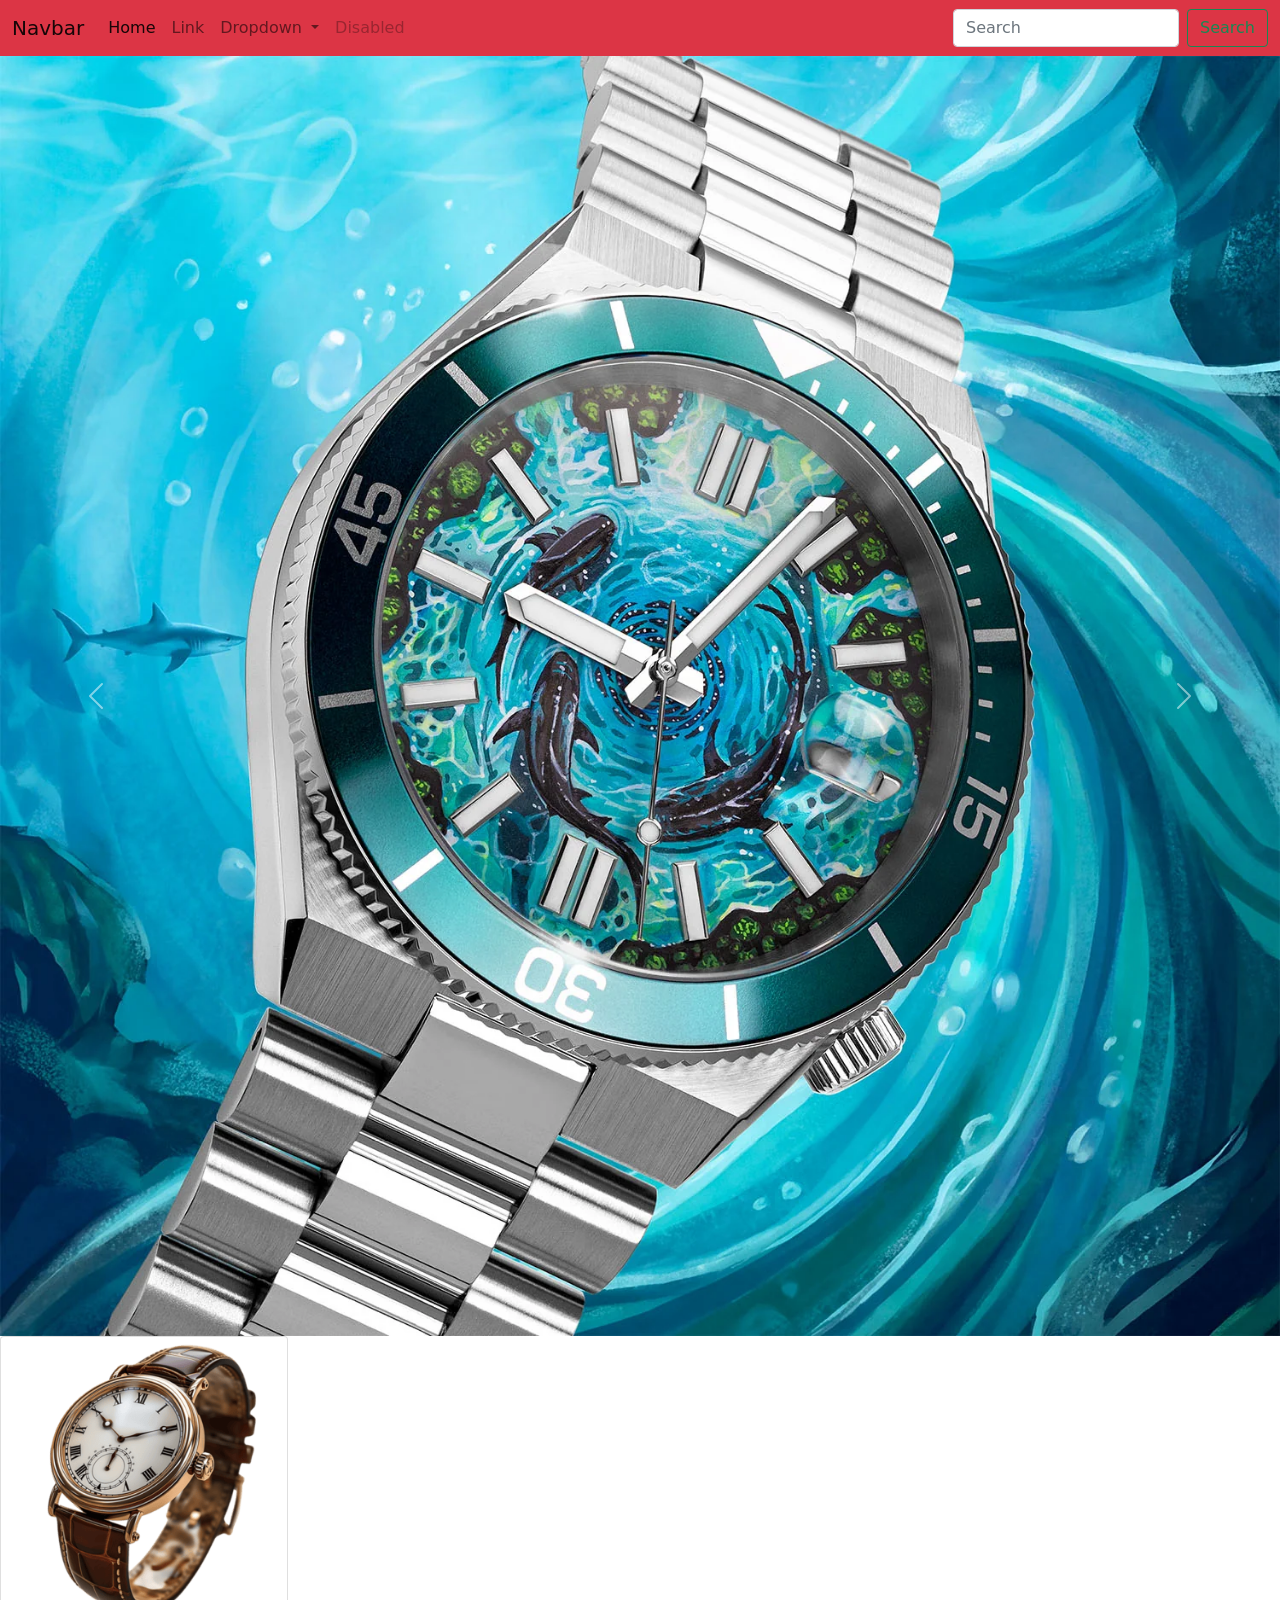
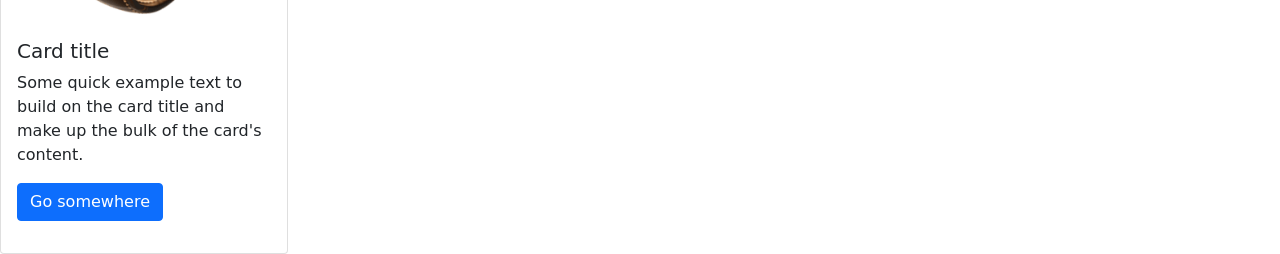
<file: index.html>
<!DOCTYPE html>
<html lang="en">
<head>
    <meta charset="UTF-8">
    <meta http-equiv="X-UA-Compatible" content="IE=edge">
    <meta name="viewport" content="width=device-width, initial-scale=1.0">
    <title>Document</title>
    <link rel="stylesheet" href="./assest/css/bootstrap.css">
<body>
    <nav class="navbar navbar-expand-lg navbar-light bg-danger">
        <div class="container-fluid">
          <a class="navbar-brand" href="#">Navbar</a>
          <button class="navbar-toggler" type="button" data-bs-toggle="collapse" data-bs-target="#navbarSupportedContent" aria-controls="navbarSupportedContent" aria-expanded="false" aria-label="Toggle navigation">
            <span class="navbar-toggler-icon"></span>
          </button>
          <div class="collapse navbar-collapse" id="navbarSupportedContent">
            <ul class="navbar-nav me-auto mb-2 mb-lg-0">
              <li class="nav-item">
                <a class="nav-link active" text-light="page" href="#">Home</a>
              </li>
              <li class="nav-item">
                <a class="nav-link" href="#">Link</a>
              </li>
              <li class="nav-item dropdown">
                <a class="nav-link dropdown-toggle" href="#" id="navbarDropdown" role="button" data-bs-toggle="dropdown" aria-expanded="false">
                  Dropdown
                </a>
                <ul class="dropdown-menu" aria-labelledby="navbarDropdown">
                  <li><a class="dropdown-item" href="#">Action</a></li>
                  <li><a class="dropdown-item" href="#">Another action</a></li>
                  <li><hr class="dropdown-divider"></li>
                  <li><a class="dropdown-item" href="#">Something else here</a></li>
                </ul>
              </li>
              <li class="nav-item">
                <a class="nav-link disabled" href="#" tabindex="-1" aria-disabled="true">Disabled</a>
              </li>
            </ul>
            <form class="d-flex">
              <input class="form-control me-2" type="search" placeholder="Search" aria-label="Search">
              <button class="btn btn-outline-success" type="submit">Search</button>
            </form>
          </div>
        </div>
      </nav>
      <div id="carouselExampleControls" class="carousel slide" data-bs-ride="carousel">
        <div class="carousel-inner">
          <div class="carousel-item active">
            <img src="./assest/img/watch1.webp" class="d-block w-100" alt="...">
          </div>
          <div class="carousel-item">
            <img src="./assest/img/watch2.jpg" class="d-block w-100" alt="...">
          </div>
          <div class="carousel-item">
            <img src="./assest/img/watch3.jpg" class="d-block w-100" alt="...">
          </div>
        </div>
        <button class="carousel-control-prev" type="button" data-bs-target="#carouselExampleControls" data-bs-slide="prev">
          <span class="carousel-control-prev-icon" aria-hidden="true"></span>
          <span class="visually-hidden">Previous</span>
        </button>
        <button class="carousel-control-next" type="button" data-bs-target="#carouselExampleControls" data-bs-slide="next">
          <span class="carousel-control-next-icon" aria-hidden="true"></span>
          <span class="visually-hidden">Next</span>
        </button>
      </div>
      <div class="card" style="width: 18rem;">
  <img src="./assest/img/wat4.webp" class="card-img-top" alt="...">
  <div class="card-body">
    <h5 class="card-title">Card title</h5>
    <p class="card-text">Some quick example text to build on the card title and make up the bulk of the card's content.</p>
    <a href="#" class="btn btn-primary">Go somewhere</a>
    <p></p>
  </div>
</div>
    <script src="https://cdn.jsdelivr.net/npm/bootstrap@5.0.2/dist/js/bootstrap.bundle.min.js" integrity="sha384-MrcW6ZMFYlzcLA8Nl+NtUVF0sA7MsXsP1UyJoMp4YLEuNSfAP+JcXn/tWtIaxVXM" crossorigin="anonymous"></script>
</body>
</html>
</file>
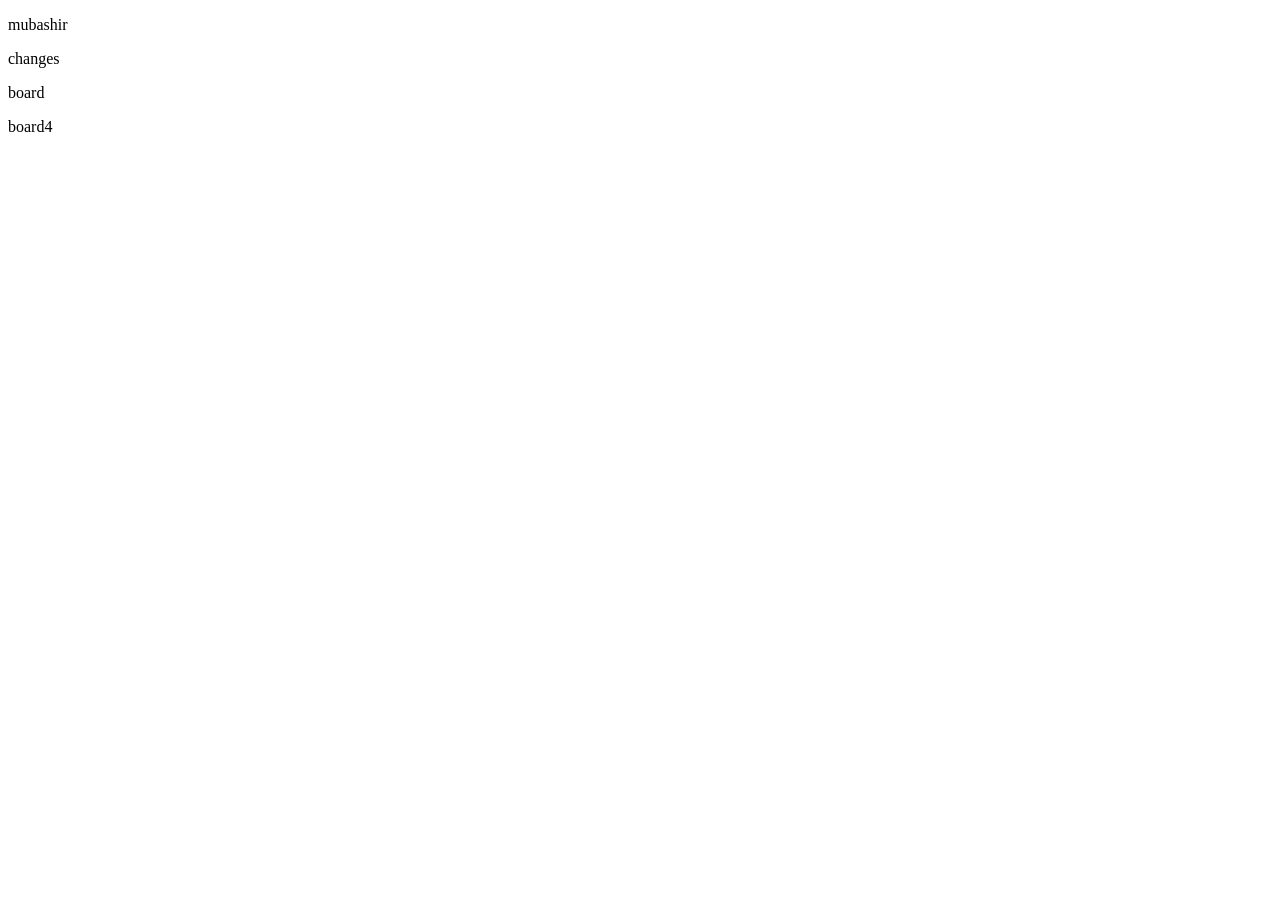
<file: mubashir.html>
<!DOCTYPE html>
<html lang="en">
<head>
    <meta charset="UTF-8">
    <meta name="viewport" content="width=device-width, initial-scale=1.0">
    <title>Document</title>
</head>
<body>
    <p>mubashir</p>
    <p>changes</p>
    <p>board</p>
    <p>board4</p>
</body>
</html>
</file>
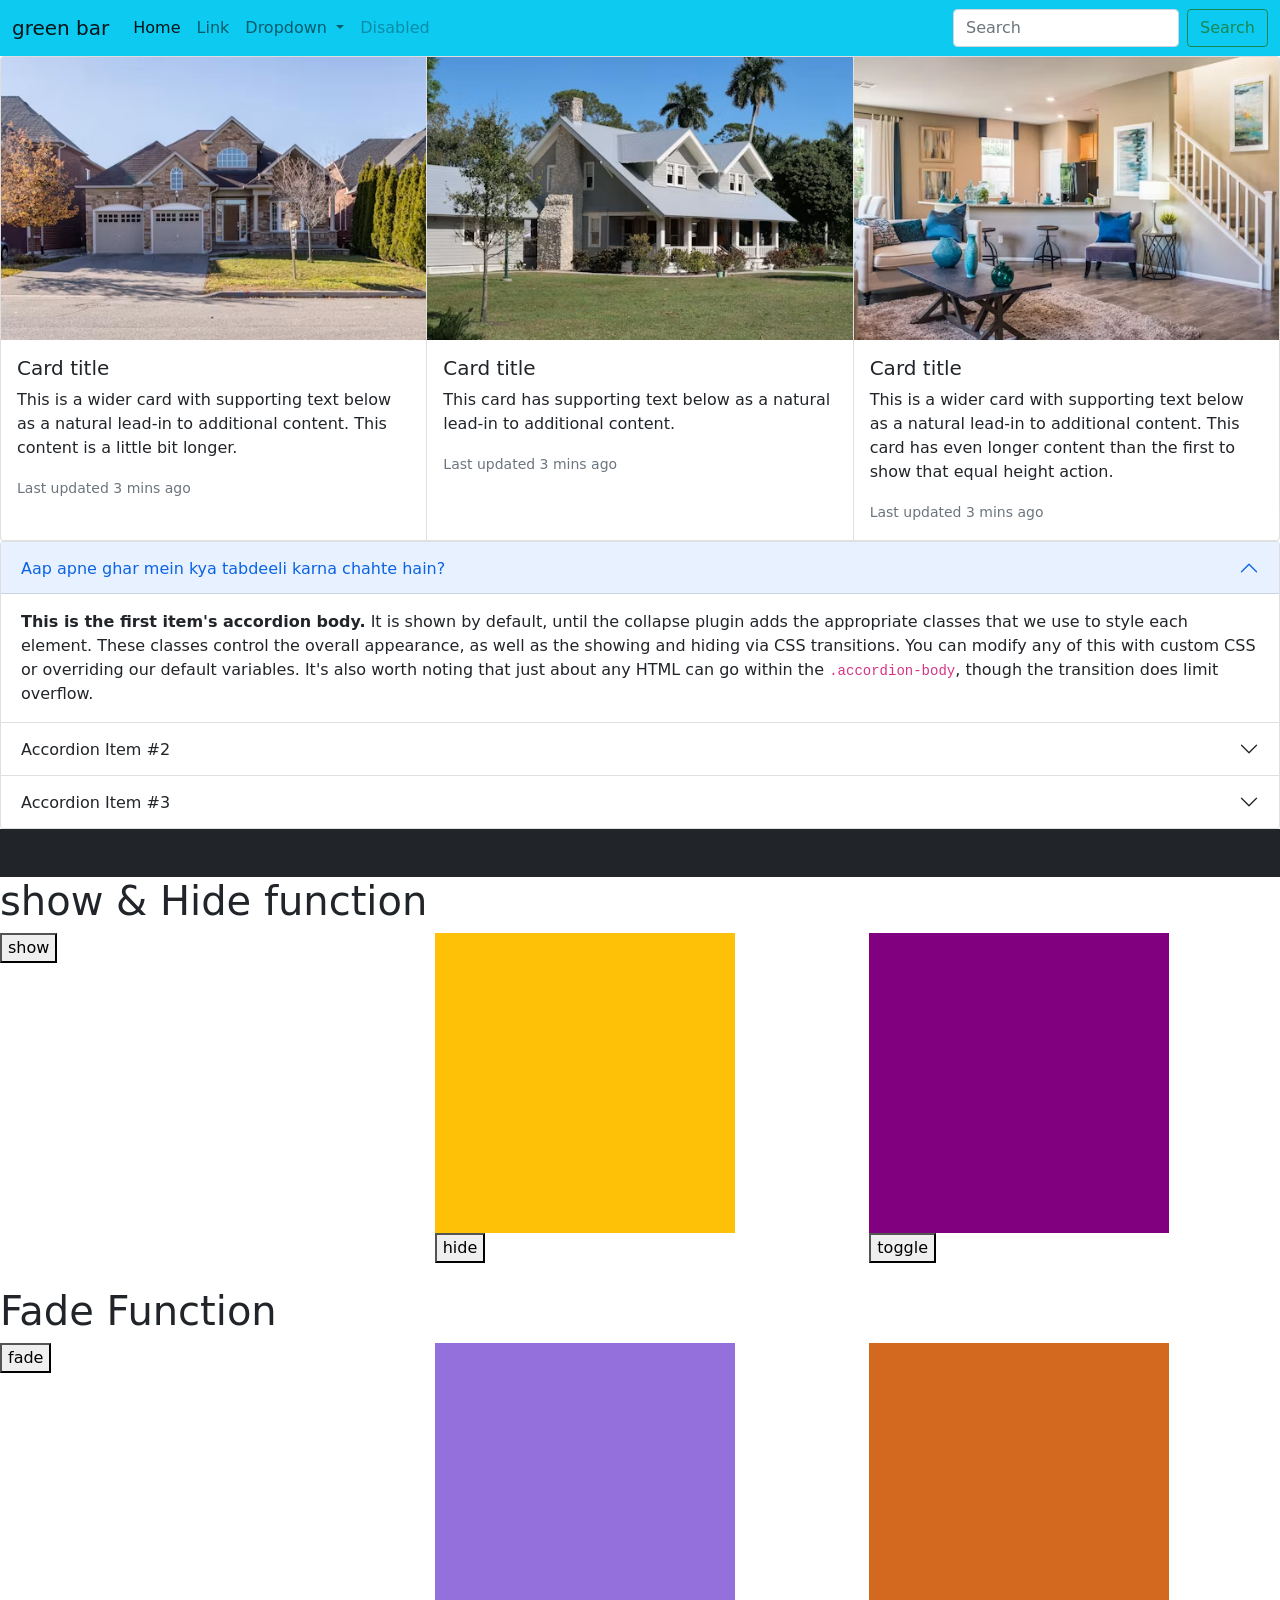
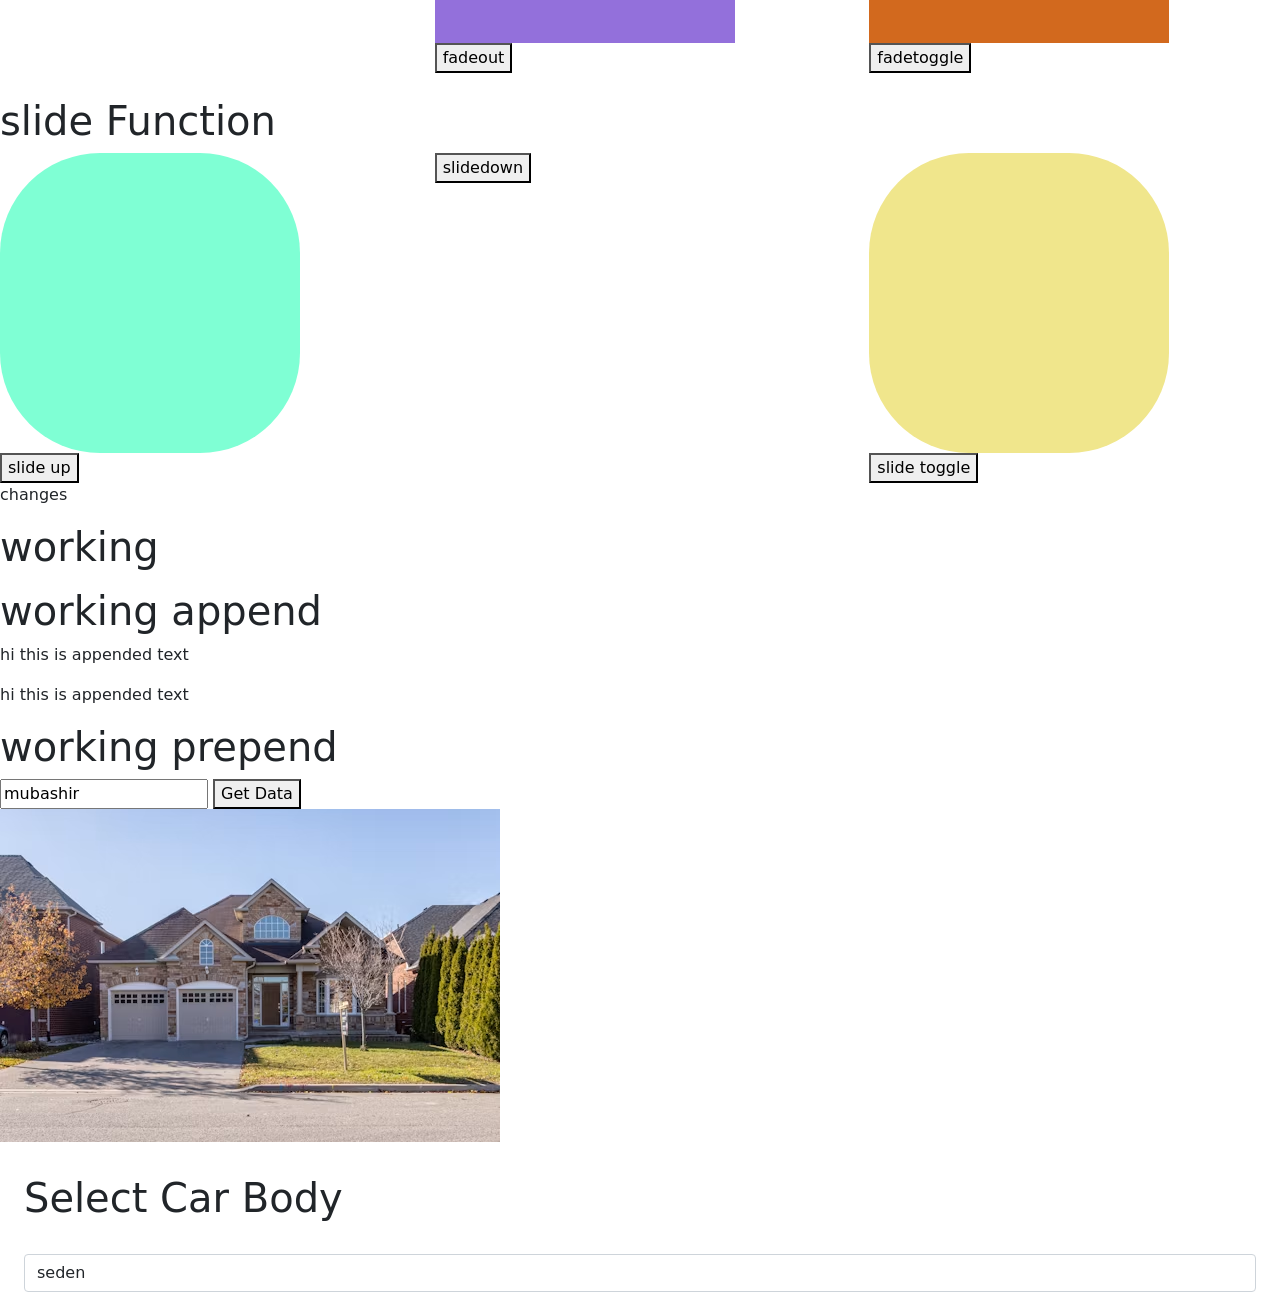
<file: new.html>
<!DOCTYPE html>
<html lang="en">
<head>
    <meta charset="UTF-8">
    <meta name="viewport" content="width=device-width, initial-scale=1.0">
    <title>green</title>
    <link rel="stylesheet" href="./assest/css/bootstrap.css">
</head>
<body>
    <main>
        <header>
            <nav class="navbar navbar-expand-lg navbar-light bg-info">
  <div class="container-fluid">
    <a class="navbar-brand" href="#">green bar </a>
    <button class="navbar-toggler" type="button" data-bs-toggle="collapse" data-bs-target="#navbarSupportedContent" aria-controls="navbarSupportedContent" aria-expanded="false" aria-label="Toggle navigation">
      <span class="navbar-toggler-icon"></span>
    </button>
    <div class="collapse navbar-collapse" id="navbarSupportedContent">
      <ul class="navbar-nav me-auto mb-2 mb-lg-0">
        <li class="nav-item">
          <a class="nav-link active" aria-current="page" href="#">Home</a>
        </li>
        <li class="nav-item">
          <a class="nav-link" href="#">Link</a>
        </li>
        <li class="nav-item dropdown">
          <a class="nav-link dropdown-toggle" href="#" id="navbarDropdown" role="button" data-bs-toggle="dropdown" aria-expanded="false">
            Dropdown
          </a>
          <ul class="dropdown-menu" aria-labelledby="navbarDropdown">
            <li><a class="dropdown-item" href="#">drop</a></li>
            <li><a class="dropdown-item" href="#">Another action</a></li>
            <li><hr class="dropdown-divider"></li>
            <li><a class="dropdown-item" href="#">Something else here</a></li>
          </ul>
        </li>
        <li class="nav-item">
          <a class="nav-link disabled" href="#" tabindex="-1" aria-disabled="true">Disabled</a>
        </li>
      </ul>
      <form class="d-flex">
        <input class="form-control me-2" type="search" placeholder="Search" aria-label="Search">
        <button class="btn btn-outline-success" type="submit">Search</button>
      </form>
    </div>
  </div>
</nav>
        </header>
        <div class="card-group">
  <div class="card">
    <img src="./assest/img/home4.avif" class="card-img-top" alt="...">
    <div class="card-body">
      <h5 class="card-title">Card title</h5>
      <p class="card-text">This is a wider card with supporting text below as a natural lead-in to additional content. This content is a little bit longer.</p>
      <p class="card-text"><small class="text-muted">Last updated 3 mins ago</small></p>
    </div>
  </div>
  <div class="card">
    <img src="./assest/img/home2.avif" class="card-img-top" alt="...">
    <div class="card-body">
      <h5 class="card-title">Card title</h5>
      <p class="card-text">This card has supporting text below as a natural lead-in to additional content.</p>
      <p class="card-text"><small class="text-muted">Last updated 3 mins ago</small></p>
    </div>
  </div>
  <div class="card">
    <img src="./assest/img/home3.avif" class="card-img-top" alt="...">
    <div class="card-body">
      <h5 class="card-title">Card title</h5>
      <p class="card-text">This is a wider card with supporting text below as a natural lead-in to additional content. This card has even longer content than the first to show that equal height action.</p>
      <p class="card-text"><small class="text-muted">Last updated 3 mins ago</small></p>
    </div>
  </div>
</div>
<div class="accordion" id="accordionExample">
  <div class="accordion-item">
    <h2 class="accordion-header" id="headingOne">
      <button class="accordion-button" type="button" data-bs-toggle="collapse" data-bs-target="#collapseOne" aria-expanded="true" aria-controls="collapseOne">
        Aap apne ghar mein kya tabdeeli karna chahte hain?
      </button>
    </h2>
    <div id="collapseOne" class="accordion-collapse collapse show" aria-labelledby="headingOne" data-bs-parent="#accordionExample">
      <div class="accordion-body">
        <strong>This is the first item's accordion body.</strong> It is shown by default, until the collapse plugin adds the appropriate classes that we use to style each element. These classes control the overall appearance, as well as the showing and hiding via CSS transitions. You can modify any of this with custom CSS or overriding our default variables. It's also worth noting that just about any HTML can go within the <code>.accordion-body</code>, though the transition does limit overflow.
      </div>
    </div>
  </div>
  <div class="accordion-item">
    <h2 class="accordion-header" id="headingTwo">
      <button class="accordion-button collapsed" type="button" data-bs-toggle="collapse" data-bs-target="#collapseTwo" aria-expanded="false" aria-controls="collapseTwo">
        Accordion Item #2
      </button>
    </h2>
    <div id="collapseTwo" class="accordion-collapse collapse" aria-labelledby="headingTwo" data-bs-parent="#accordionExample">
      <div class="accordion-body">
        <strong>This is the second item's accordion body.</strong> Mera ghar bohat khoobsurat hai. Mere ghar mein chaar kamray hain. Mera pasandida kamra mera bedroom hai. Hum apne ghar ko rozana saaf rakhte hain aur har cheez ko apni jagah par rakhte hain. Mere ghar mein mere walidain aur mere behen bhai rehte hain. Mujhe apna ghar bohat pasand hai. Main apne ghar mein ek khoobsurat garden aur modern decoration karna chahta hoon. <code>.accordion-body</code>, though the transition does limit overflow.
      </div>
    </div>
  </div>
  <div class="accordion-item">
    <h2 class="accordion-header" id="headingThree">
      <button class="accordion-button collapsed" type="button" data-bs-toggle="collapse" data-bs-target="#collapseThree" aria-expanded="false" aria-controls="collapseThree">
        Accordion Item #3
      </button>
    </h2>
    <div id="collapseThree" class="accordion-collapse collapse" aria-labelledby="headingThree" data-bs-parent="#accordionExample">
      <div class="accordion-body">
        <strong>This is the third item's accordion body.</strong> It is hidden by default, until the collapse plugin adds the appropriate classes that we use to style each element. These classes control the overall appearance, as well as the showing and hiding via CSS transitions. You can modify any of this with custom CSS or overriding our default variables. It's also worth noting that just about any HTML can go within the <code>.accordion-body</code>, though the transition does limit overflow.
      </div>
    </div>
  </div>
</div>
<footer class="bg-dark p-4">
<div class="row main-footer">
    <div class="col-12"></div>
</div>
</footer>
    </main>
    <!-- <button id="click-btn">clich here</button>
    <button id="click-two">click-two</button> -->
    <!-- <script src="https://code.jquery.com/jquery-4.0.0.min.js" integrity="sha256-OaVG6prZf4v69dPg6PhVattBXkcOWQB62pdZ3ORyrao=" crossorigin="anonymous"></script> -->
     <div class="row">
      <h1 class="text-centre">show & Hide function</h1>
      <div class="col-4">
        <div id="main-show-div"></div>
        <button id="show-btn">show</button>
      </div>
      <div class="col-4">
        <div id="main-hide-div"></div>
        <button id="hide-btn">hide</button>
     </div>
     <div class="col-4">
        <div id="main-toggle-div"></div>
        <button id="toggle-btn">toggle</button>
     </div>
     </div>
     <div class="row mt-4">
<h1 class="text-centre">Fade Function</h1>
<div class="col-4">
<div id="main-fade-div"></div>
<button id="fade-btn">fade</button>
</div>
<div class="col-4">
<div id="main-fadeout-div"></div>
<button id="fadeout-btn">fadeout</button>
</div>
<div class="col-4">
<div id="main-fadetoggle-div"></div>
<button id="fadetoggle-btn">fadetoggle</button>
</div>
     </div>
     <div class="row mt-4">
<h1 class="text-centre">slide Function</h1>
<div class="col-4">
<div id="main-slideup-div"></div>
<button id="slideup-btn">slide up</button>
</div>
<div class="col-4">
<div id="main-slidedown-div"></div>
<button id="slidedown-btn">slidedown</button>
</div>
<div class="col-4">
<div id="main-slidetoggle-div"></div>
<button id="slidetoggle-btn">slide toggle</button>
</div>
     </div>
     <p id="fortesting">sss</p>
     <p id="fortesting-two">sss</p>

     <div id="appendtesting">
      <h1>working append</h1>
     </div>
     <div id="appendtesting-two">
      <h1>working prepend</h1>
     </div>
     <div id="befortesting">


     </div>
     <div id="aftertesting">

     </div>
     <input type="text" id="inputval" />
     <button id="getdata">Get Data</button>

           <div id="pageget">

           </div>
           <form class="p-4">
               <h1 class="pt-2 pb-4">Select Car Body</h1>
               <select id="car-val" class="form-control">
                <option value="seden">seden</option>
                <option value="SUV">SUV</option>
                <option value="pickup">pickup</option>
               </select>
           </form>
</body>
</html>
<script src="./assest/js/jquery.js"></script>
    <script src="./assest/js/bootstrap.js"></script>
    <script>
      //*show function
      $("#show-btn").click(function(){
        $("#main-show-div").show();
      })
      $("#hide-btn").click(function(){
        $("#main-hide-div").hide();
      })
      $("#toggle-btn").click(function(){
        $("#main-toggle-div").toggle();
      })
      //fade function
      $("#fade-btn").click(function(){
        $("#main-fade-div").fadeIn();
      })
      $("#fadeout-btn").click(function(){
        $("#main-fadeout-div").fadeOut();
      })
      $("#fadetoggle-btn").click(function(){
        $("#main-fadetoggle-div").fadeToggle();
      })
      //slide function
      $("#slideup-btn").click(function(){
        $("#main-slideup-div").slideUp();
      })
      $("#slidedown-btn").click(function(){
        $("#main-slidedown-div").slideDown();
      })
      $("#slidetoggle-btn").click(function(){
        $("#main-slidetoggle-div").slideToggle();
      })


      $("#fortesting").text("changes")
      $("#fortesting-two").html("<h1>working</h1>")
      $("#appendtesting").append("<p>hi this is appended text</p>")
      $("#appendtesting-two").prepend("<p>hi this is appended text</p>")
      $("#beforetesting").before("<p>this is testing text of before</p>")
      $("#atertesting").after("<p>this is texting text of after</p>")
      $("#inputval").val("mubashir")

      $(document).ready(function(){
        $("#pageget").load("./about.html")
      })

      $("#getdata").click(function(){
          //  ajax({
          //    URL:"./about.html",
          //    method:GET,
          //    data:(name:"namae")
          //    success:function(html){
          //      $$("#pageget").html(html)
          //    }
          //  }) 
          $("#pageget").load("./about.html")  
      })

      $("#car-val").change(function(){
        this.style.color="green";
        const nt = $("#car-val").val()
        alert(nt);
      })
     //$("#click-btn").click(function(){
       // alert("changes")
        //console.log("working")
      //})

      //$("#click-two").on("mouseover", function(){
        //alert("mubashir")
        //console.log("working-two")
      //})
    </script>
</body>
</html>
</file>
